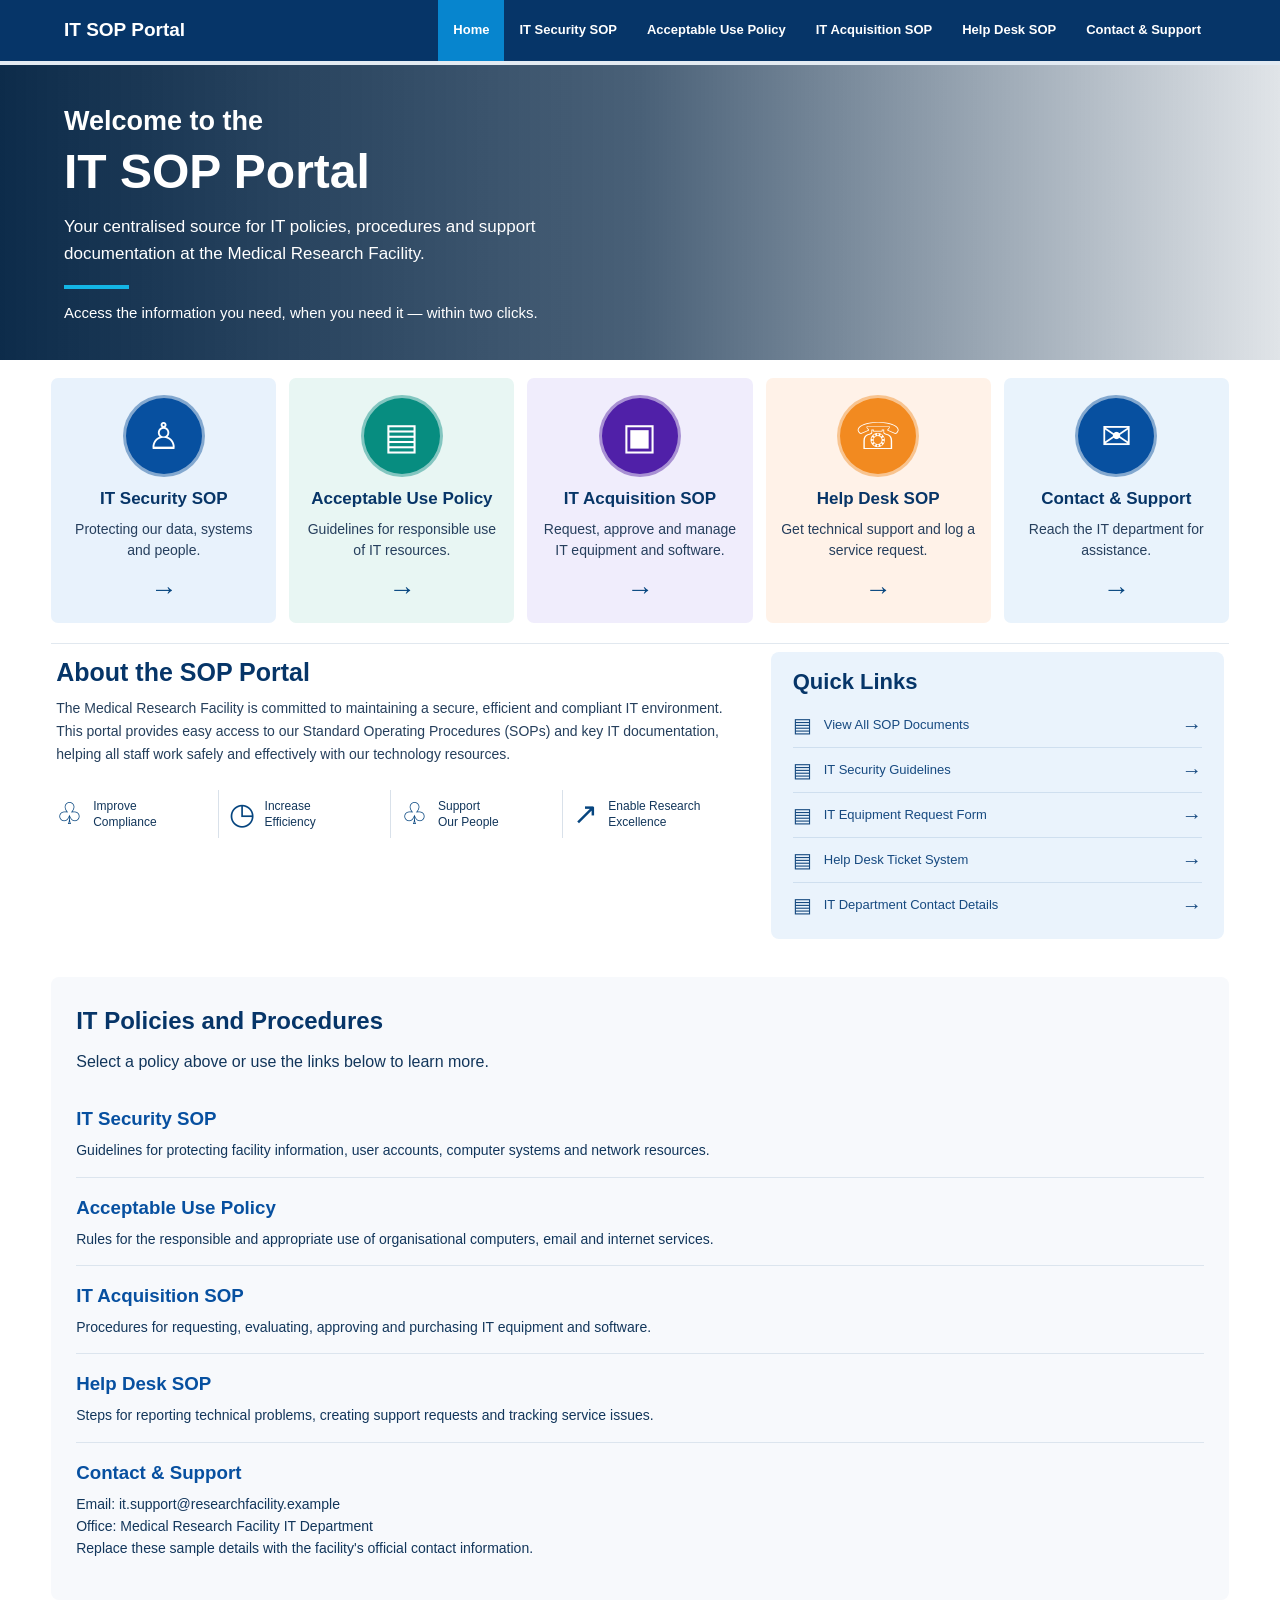
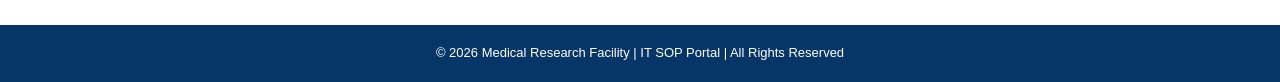
<file: index.html>
<!DOCTYPE html>
<html lang="en">
<head>
    <meta charset="UTF-8">
    <meta name="viewport" content="width=device-width, initial-scale=1.0">
    <title>IT SOP Portal | Medical Research Facility</title>
    <link rel="stylesheet" href="style.css">
</head>
<body>

    <!-- Navigation Bar -->
    <header class="navbar">
        <div class="logo">IT SOP Portal</div>

        <nav>
            <a href="#home" class="active">Home</a>
            <a href="#security">IT Security SOP</a>
            <a href="#acceptable-use">Acceptable Use Policy</a>
            <a href="#acquisition">IT Acquisition SOP</a>
            <a href="#helpdesk">Help Desk SOP</a>
            <a href="#contact">Contact &amp; Support</a>
        </nav>
    </header>

    <!-- Welcome Banner -->
    <section class="hero" id="home">
        <div class="hero-content">
            <h2>Welcome to the</h2>
            <h1>IT SOP Portal</h1>

            <p>
                Your centralised source for IT policies, procedures
                and support documentation at the Medical Research Facility.
            </p>

            <div class="hero-line"></div>

            <p class="hero-small">
                Access the information you need, when you need it —
                within two clicks.
            </p>
        </div>
    </section>

    <!-- Policy Cards -->
    <main class="container">

        <section class="services">

            <article class="service-card security" id="security">
                <div class="icon">♙</div>
                <h3>IT Security SOP</h3>
                <p>Protecting our data, systems and people.</p>
                <a href="#security-details" class="arrow">→</a>
            </article>

            <article class="service-card acceptable" id="acceptable-use">
                <div class="icon">▤</div>
                <h3>Acceptable Use Policy</h3>
                <p>Guidelines for responsible use of IT resources.</p>
                <a href="#acceptable-details" class="arrow">→</a>
            </article>

            <article class="service-card acquisition" id="acquisition">
                <div class="icon">▣</div>
                <h3>IT Acquisition SOP</h3>
                <p>Request, approve and manage IT equipment and software.</p>
                <a href="#acquisition-details" class="arrow">→</a>
            </article>

            <article class="service-card helpdesk" id="helpdesk">
                <div class="icon">☏</div>
                <h3>Help Desk SOP</h3>
                <p>Get technical support and log a service request.</p>
                <a href="#helpdesk-details" class="arrow">→</a>
            </article>

            <article class="service-card contact" id="contact">
                <div class="icon">✉</div>
                <h3>Contact &amp; Support</h3>
                <p>Reach the IT department for assistance.</p>
                <a href="#contact-details" class="arrow">→</a>
            </article>

        </section>

        <!-- About and Quick Links -->
        <section class="information">

            <div class="about">
                <h2>About the SOP Portal</h2>

                <p>
                    The Medical Research Facility is committed to maintaining
                    a secure, efficient and compliant IT environment. This
                    portal provides easy access to our Standard Operating
                    Procedures (SOPs) and key IT documentation, helping all
                    staff work safely and effectively with our technology
                    resources.
                </p>

                <div class="benefits">
                    <div class="benefit">
                        <span>♧</span>
                        <p>Improve<br>Compliance</p>
                    </div>

                    <div class="benefit">
                        <span>◷</span>
                        <p>Increase<br>Efficiency</p>
                    </div>

                    <div class="benefit">
                        <span>♧</span>
                        <p>Support<br>Our People</p>
                    </div>

                    <div class="benefit">
                        <span>↗</span>
                        <p>Enable Research<br>Excellence</p>
                    </div>
                </div>
            </div>

            <aside class="quick-links">
                <h2>Quick Links</h2>

                <a href="#documents">
                    <span>▤</span> View All SOP Documents
                    <b>→</b>
                </a>

                <a href="#security">
                    <span>▤</span> IT Security Guidelines
                    <b>→</b>
                </a>

                <a href="#acquisition">
                    <span>▤</span> IT Equipment Request Form
                    <b>→</b>
                </a>

                <a href="#helpdesk">
                    <span>▤</span> Help Desk Ticket System
                    <b>→</b>
                </a>

                <a href="#contact-details">
                    <span>▤</span> IT Department Contact Details
                    <b>→</b>
                </a>
            </aside>

        </section>

        <!-- Policy Information Sections -->
        <section class="details" id="documents">
            <h2>IT Policies and Procedures</h2>
            <p>Select a policy above or use the links below to learn more.</p>

            <article id="security-details">
                <h3>IT Security SOP</h3>
                <p>Guidelines for protecting facility information,
                   user accounts, computer systems and network resources.</p>
            </article>

            <article id="acceptable-details">
                <h3>Acceptable Use Policy</h3>
                <p>Rules for the responsible and appropriate use of
                   organisational computers, email and internet services.</p>
            </article>

            <article id="acquisition-details">
                <h3>IT Acquisition SOP</h3>
                <p>Procedures for requesting, evaluating, approving and
                   purchasing IT equipment and software.</p>
            </article>

            <article id="helpdesk-details">
                <h3>Help Desk SOP</h3>
                <p>Steps for reporting technical problems, creating support
                   requests and tracking service issues.</p>
            </article>

            <article id="contact-details">
                <h3>Contact &amp; Support</h3>
                <p>Email: it.support@researchfacility.example</p>
                <p>Office: Medical Research Facility IT Department</p>
                <p>Replace these sample details with the facility's
                   official contact information.</p>
            </article>
        </section>

    </main>

    <!-- Footer -->
    <footer>
        <p>
            &copy; 2026 Medical Research Facility |
            IT SOP Portal | All Rights Reserved
        </p>
    </footer>

</body>
</html>
</file>
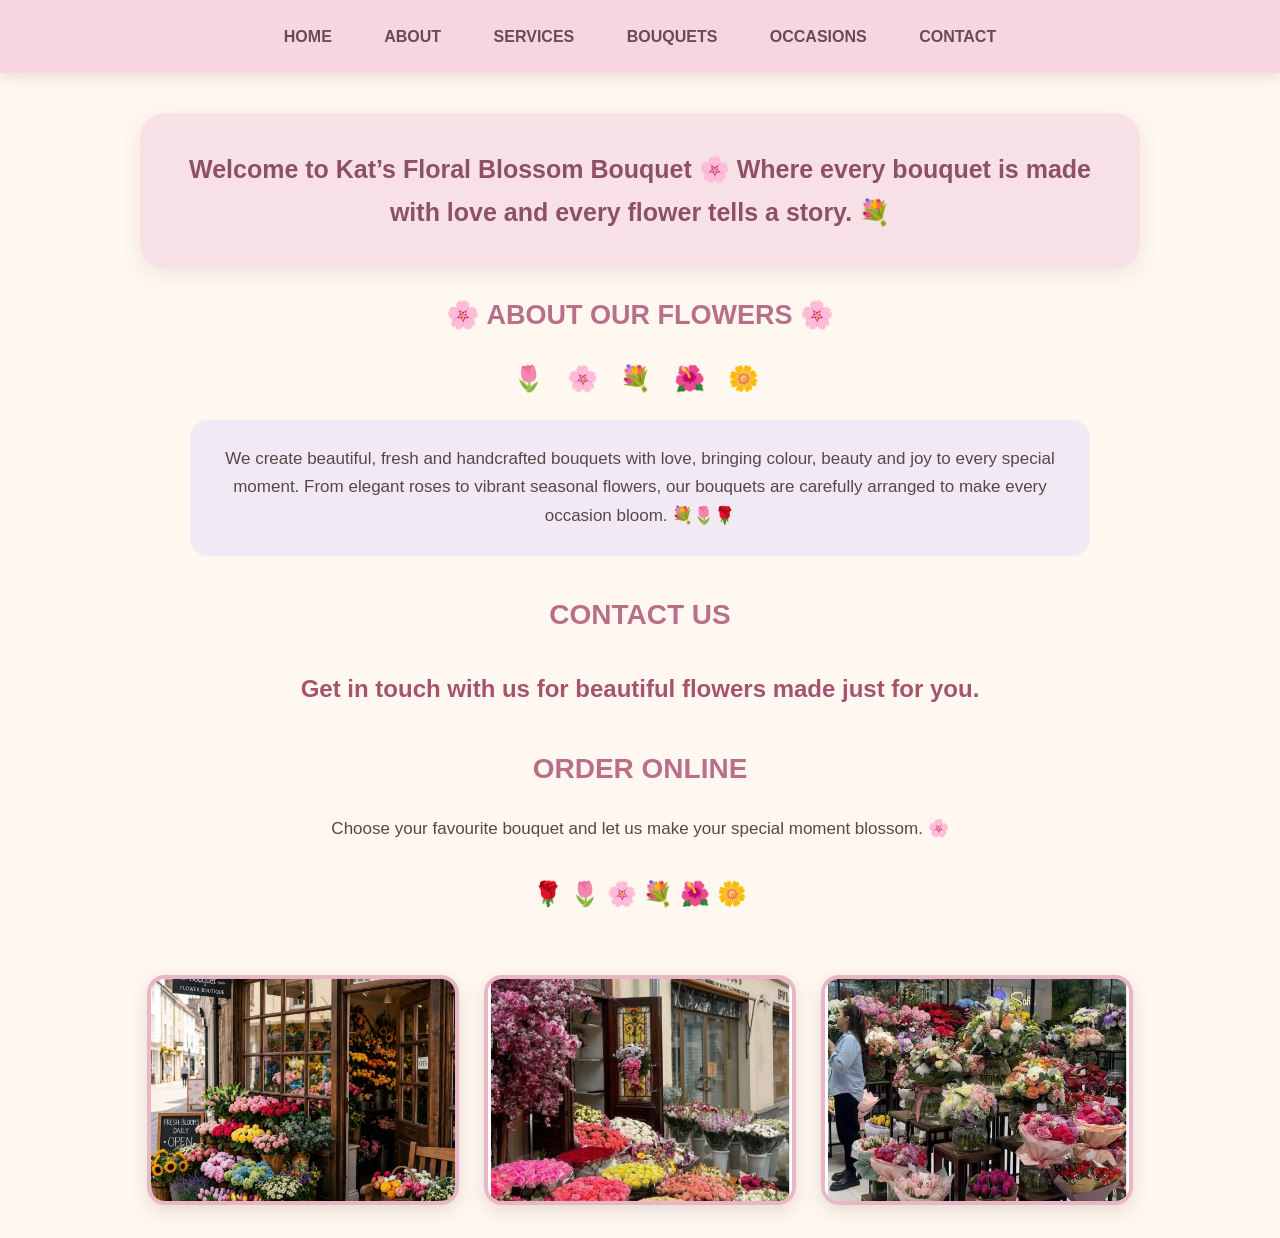
<file: ST10481682 KATEKANI NTILA TASK 2/index.html>
<!DOCTYPE html>
<html lang="en">

<head>

    <!-- PAGE SETTINGS -->
    <!-- Defines the character set used on the webpage -->
    <meta charset="UTF-8">

    <!-- Allows the webpage to adjust to different screen sizes -->
    <meta name="viewport" content="width=device-width, initial-scale=1.0">

    <!-- PAGE TITLE -->
    <!-- The title shown on the browser tab -->
    <title>
        Home: welcome to Kat's Floral Blossom Bouquet
    </title>

    <!-- CSS LINK -->
    <!-- Connects the HTML page to the external CSS file -->
    <link rel="stylesheet" href="css/style.css">

</head>

<body>

    <!-- NAVIGATION MENU -->
    <!-- Contains links to all the main pages of the website -->
    <nav>
        <ul>

            <!-- Home page link -->
            <li><a href="index.html">home</a></li>

            <!-- About page link -->
            <li><a href="about.html">About</a></li>

            <!-- Services page link -->
            <li><a href="services.html">services</a></li>

            <!-- Bouquets page link -->
            <li><a href="bouquets.html">bouquets</a></li>

            <!-- Occasions page link -->
            <li><a href="occasions.html">occasions</a></li>

            <!-- Contact page link -->
            <li><a href="contact.html">contact</a></li>

        </ul>
    </nav>


    <!-- WELCOME SECTION -->
    <!-- Introduces visitors to the flower business -->
    <p>
        Welcome to Kat’s Floral Blossom Bouquet 🌸
        Where every bouquet is made with love and every flower tells a story. 💐
    </p>


    <!-- ABOUT OUR FLOWERS SECTION -->
    <!-- Introduces the type of flowers and bouquets offered -->
    <p>🌸 ABOUT OUR FLOWERS 🌸</p>

    <!-- Decorative flower emojis -->
    <p>🌷 🌸 💐 🌺 🌼</p>

    <!-- Describes the flowers and handcrafted bouquets -->
    <p>
        We create beautiful, fresh and handcrafted bouquets with love,
        bringing colour, beauty and joy to every special moment. From elegant
        roses to vibrant seasonal flowers, our bouquets are carefully arranged
        to make every occasion bloom. 💐🌷🌹
    </p>


    <!-- CONTACT SECTION -->
    <!-- Provides a heading and information for customers who want to contact the business -->
    <h2>CONTACT US</h2>

    <!-- Contact message for customers -->
    <p>
        Get in touch with us for beautiful flowers made just for you.
    </p>


    <!-- ORDER ONLINE SECTION -->
    <!-- Provides information about ordering bouquets online -->
    <h2>ORDER ONLINE</h2>

    <!-- Encourages customers to choose and order a bouquet -->
    <p>
        Choose your favourite bouquet and let us make your special moment blossom. 🌸
    </p>

    <!-- Decorative flower emojis -->
    <p>🌹 🌷 🌸 💐 🌺 🌼</p>


    <!-- FLOWER SHOP IMAGE SECTION -->
    <!-- Displays images of the flower shop -->
    <section>

        <!-- First flower shop image -->
        <img src="img/Shop.jpeg" width="25%" alt="Flower shop">

        <!-- Second flower shop image -->
        <img src="img/shop 2.jpeg" width="25%" alt="Flower shop">

        <!-- Third flower shop image -->
        <img src="img/shop 3.jpeg" width="25%" alt="Flower shop">

    </section>


    <!-- END OF HOME PAGE -->

</body>

</html>
</file>
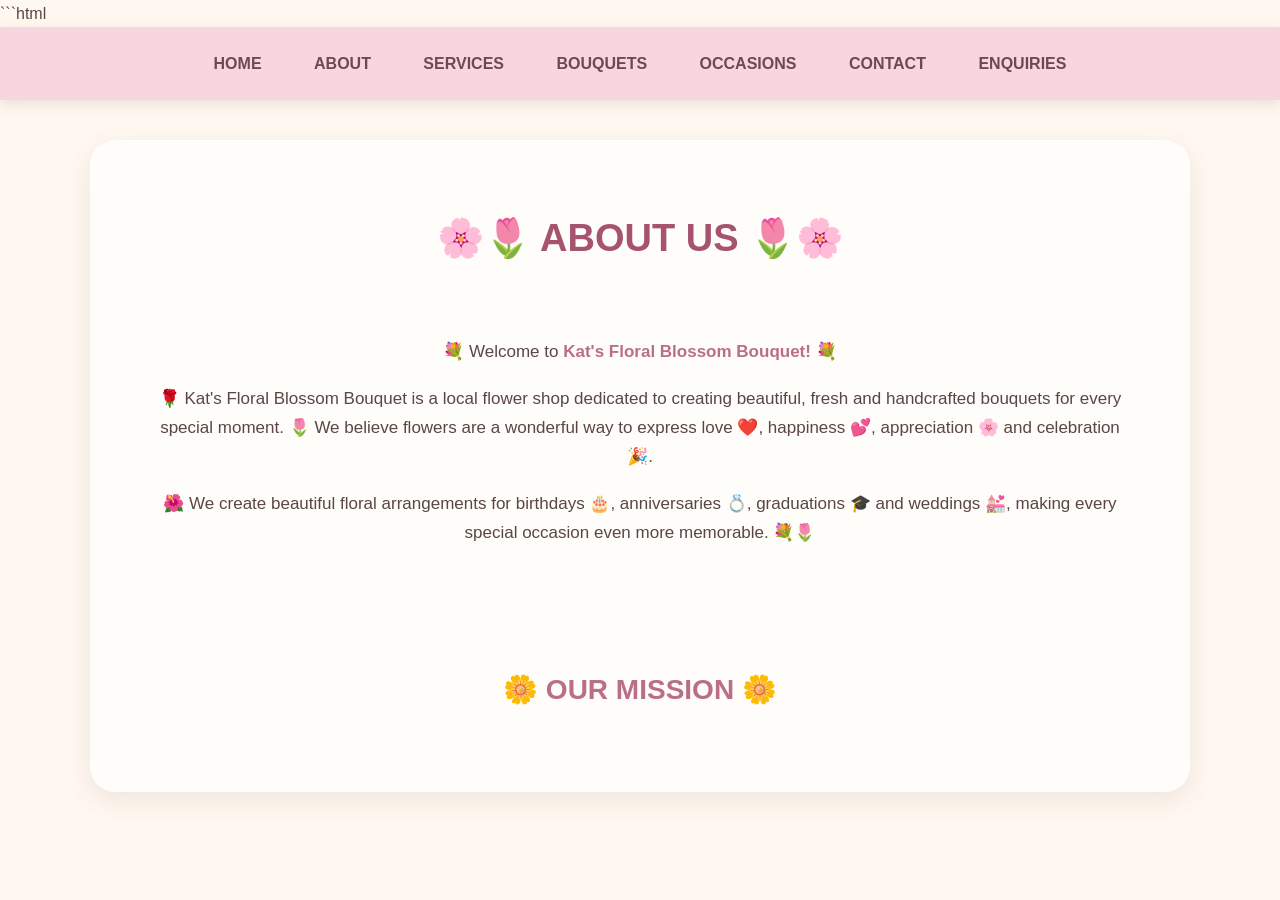
<file: about.html>
```html
<!DOCTYPE html>
<html lang="en">

<head>
    <meta charset="UTF-8">
    <meta name="viewport" content="width=device-width, initial-scale=1.0">

    <meta name="description" content="Learn about Kat's Floral Blossom Bouquet, our mission and our handcrafted floral arrangements.">

    <meta name="keywords" content="about Kat's Floral Blossom Bouquet, Nelspruit florist, handcrafted flowers, local flower shop">

    <meta name="author" content="Kat's Floral Blossom Bouquet">

    <meta property="og:type" content="website">
    <meta property="og:title" content="About Us - Kat's Floral Blossom Bouquet">
    <meta property="og:description" content="Learn about Kat's Floral Blossom Bouquet, a Nelspruit flower shop creating fresh, handcrafted floral arrangements for meaningful occasions.">
    <meta property="og:site_name" content="Kat's Floral Blossom Bouquet">

    <meta name="theme-color" content="#F7D6DF">

    <title>About Us - Kat's Floral Blossom Bouquet</title>

    <link rel="stylesheet" href="css/style.css">
</head>

<body>

    <!-- Main Navigation -->
    <nav aria-label="Main navigation">
        <ul>
            <li><a href="index.html">Home</a></li>
            <li><a href="about.html" aria-current="page">About</a></li>
            <li><a href="services.html">Services</a></li>
            <li><a href="bouquets.html">Bouquets</a></li>
            <li><a href="occasions.html">Occasions</a></li>
            <li><a href="contact.html">Contact</a></li>
            <li><a href="enquiry.html">Enquiries</a></li>
        </ul>
    </nav>

    <!-- Main Content -->
    <main>

        <h1>🌸🌷 ABOUT US 🌷🌸</h1>

        <!-- About Introduction -->
        <section class="about-introduction">

            <p>💐 Welcome to <strong>Kat's Floral Blossom Bouquet!</strong> 💐</p>

            <p>
                🌹 Kat's Floral Blossom Bouquet is a local flower shop dedicated
                to creating beautiful, fresh and handcrafted bouquets for every
                special moment. 🌷 We believe flowers are a wonderful way to
                express love ❤️, happiness 💕, appreciation 🌸 and celebration 🎉.
            </p>

            <p>
                🌺 We create beautiful floral arrangements for birthdays 🎂,
                anniversaries 💍, graduations 🎓 and weddings 💒, making every
                special occasion even more memorable. 💐🌷
            </p>

        </section>

        <!-- Our Mission -->
        <section>

            <h2>🌼 OUR MISSION 🌼</h2>
</file>
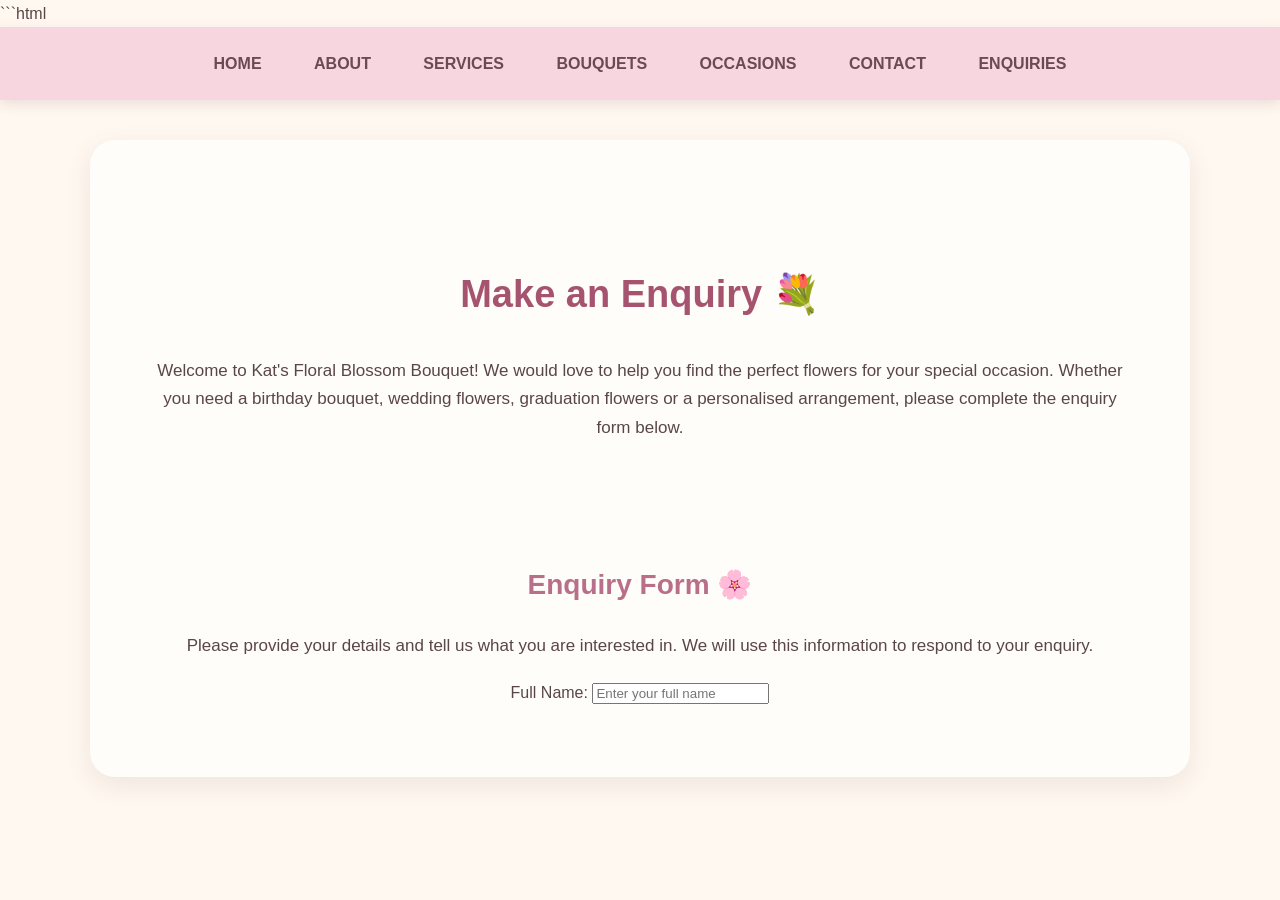
<file: enquiry.html>
```html
<!DOCTYPE html>
<html lang="en">

<head>
    <meta charset="UTF-8">
    <meta name="viewport" content="width=device-width, initial-scale=1.0">

    <meta name="description" content="Make an enquiry at Kat's Floral Blossom Bouquet in Nelspruit. Ask about handcrafted bouquets, event flowers, volunteering, sponsorship, pricing and availability.">

    <meta name="keywords" content="flower enquiries Nelspruit, birthday bouquets, wedding flowers, graduation flowers, personalised bouquets, volunteering, sponsorship">

    <meta name="author" content="Kat's Floral Blossom Bouquet">

    <meta property="og:type" content="website">
    <meta property="og:title" content="Enquiries | Kat's Floral Blossom Bouquet">
    <meta property="og:description" content="Ask about handcrafted bouquets, event flowers, pricing and availability in Nelspruit.">
    <meta property="og:site_name" content="Kat's Floral Blossom Bouquet">

    <meta name="theme-color" content="#F7D6DF">

    <title>Enquiries | Kat's Floral Blossom Bouquet</title>

    <link rel="stylesheet" href="css/style.css">
</head>

<body>

    <!-- Main Navigation -->
    <nav aria-label="Main navigation">
        <ul>
            <li><a href="index.html">Home</a></li>
            <li><a href="about.html">About</a></li>
            <li><a href="services.html">Services</a></li>
            <li><a href="bouquets.html">Bouquets</a></li>
            <li><a href="occasions.html">Occasions</a></li>
            <li><a href="contact.html">Contact</a></li>
            <li><a href="enquiry.html" aria-current="page">Enquiries</a></li>
        </ul>
    </nav>

    <!-- Main Content -->
    <main>

        <!-- Enquiry Introduction -->
        <section class="enquiry-intro">

            <h1>Make an Enquiry 💐</h1>

            <p>
                Welcome to Kat's Floral Blossom Bouquet! We would love to help you
                find the perfect flowers for your special occasion. Whether you need
                a birthday bouquet, wedding flowers, graduation flowers or a
                personalised arrangement, please complete the enquiry form below.
            </p>

        </section>

        <!-- Enquiry Form -->
        <section class="enquiry-form-section">

            <h2>Enquiry Form 🌸</h2>

            <p>
                Please provide your details and tell us what you are interested in.
                We will use this information to respond to your enquiry.
            </p>

            <form id="enquiryForm" class="enquiry-form">

                <label for="enquiryName">Full Name:</label>

                <input
                    type="text"
                    id="enquiryName"
                    name="fullName"
                    placeholder="Enter your full name"
                    autocomplete="name"
                    minlength="2"
                    maxlength="80"
                    required
                >

                <label for="enquiryEmail">
</file>
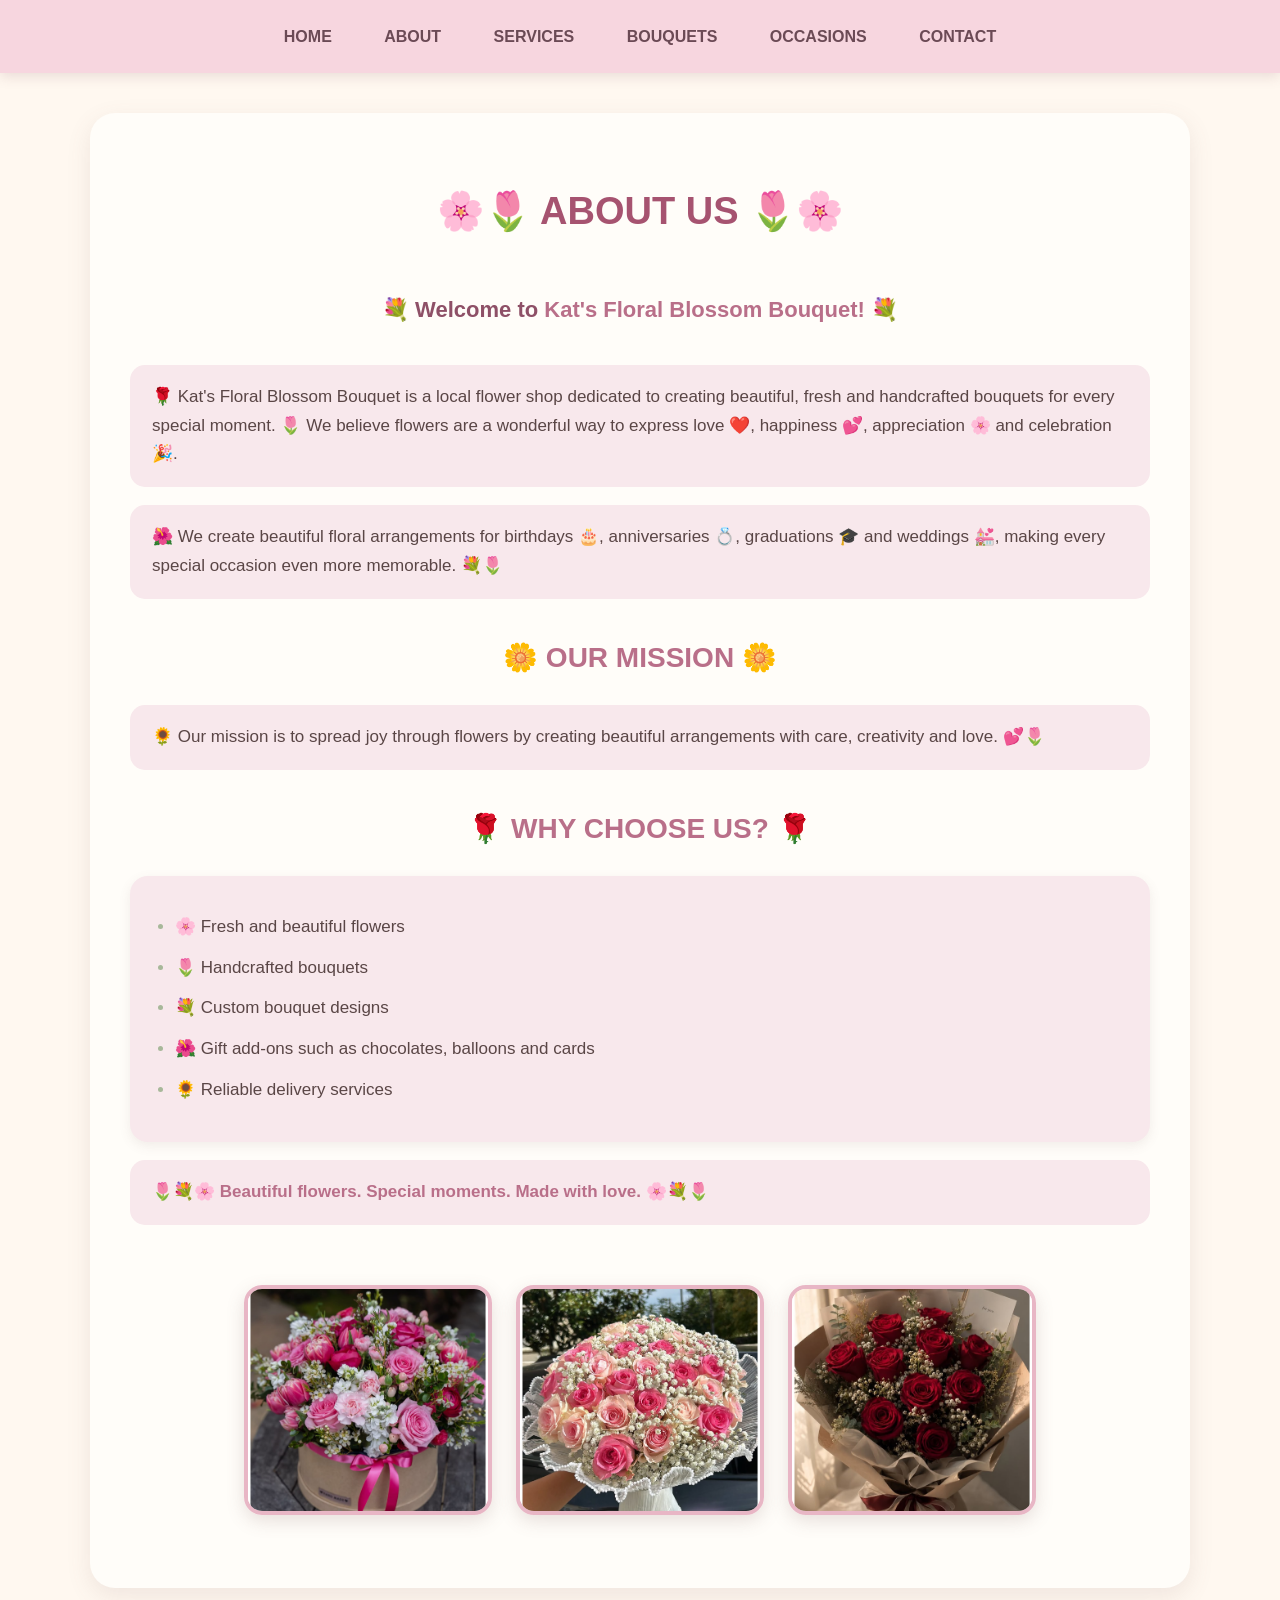
<file: ST10481682 KATEKANI NTILA TASK 2/about.html>
<!DOCTYPE html>
<html lang="en">
<head>
    <!-- Sets the character encoding for the webpage -->
    <meta charset="UTF-8">
    <!-- Makes the webpage responsive on different screen sizes -->
    <meta name="viewport" content="width=device-width, initial-scale=1.0">
    <!-- Sets the title displayed on the browser tab -->
    <title>About Us - Kat's Floral Blossom Bouquet</title>
    <!-- Links this page to the main CSS stylesheet -->
    <link rel="stylesheet" href="css/style.css">
</head>
<body>
    <!-- =========================================
         NAVIGATION MENU
         ========================================= -->
    <!-- Navigation menu for moving between website pages -->
    <nav>
        <ul>
            <!-- Home page link -->
            <li><a href="index.html">home</a></li>
            <!-- About Us page link -->
            <li><a href="about.html">About</a></li>
            <!-- Services page link -->
            <li><a href="services.html">services</a></li>
            <!-- Bouquets page link -->
            <li><a href="bouquets.html">bouquets</a></li>
            <!-- Occasions page link -->
            <li><a href="occasions.html">occasions</a></li>
            <!-- Contact page link -->
            <li><a href="contact.html">contact</a></li>
        </ul>
    </nav>
    <!-- =========================================
         ABOUT US PAGE
         ========================================= -->
    <!-- Main content of the About Us page -->
    <main>
        <!-- Main heading of the About Us page -->
        <h1>🌸🌷 ABOUT US 🌷🌸</h1>
        <!-- Introduction to the business -->
        <p>
            💐 Welcome to <strong>Kat's Floral Blossom Bouquet!</strong> 💐
        </p>
        <!-- Information about the flower shop -->
        <p>
            🌹 Kat's Floral Blossom Bouquet is a local flower shop dedicated
            to creating beautiful, fresh and handcrafted bouquets for every
            special moment. 🌷 We believe flowers are a wonderful way to
            express love ❤️, happiness 💕, appreciation 🌸 and celebration 🎉.
        </p>
        <!-- Information about the occasions we cater for -->
        <p>
            🌺 We create beautiful floral arrangements for birthdays 🎂,
            anniversaries 💍, graduations 🎓 and weddings 💒, making every
            special occasion even more memorable. 💐🌷
        </p>
        <!-- =========================================
             MISSION SECTION
             ========================================= -->
        <!-- Mission heading -->
        <h2>🌼 OUR MISSION 🌼</h2>
        <!-- Description of the business mission -->
        <p>
            🌻 Our mission is to spread joy through flowers by creating
            beautiful arrangements with care, creativity and love. 💕🌷
        </p>
        <!-- =========================================
             WHY CHOOSE US SECTION
             ========================================= -->
        <!-- Why Choose Us heading -->
        <h2>🌹 WHY CHOOSE US? 🌹</h2>
        <!-- List of benefits offered by the business -->
        <ul>
            <!-- Fresh flower benefit -->
            <li>🌸 Fresh and beautiful flowers</li>
            <!-- Handcrafted bouquet benefit -->
            <li>🌷 Handcrafted bouquets</li>
            <!-- Custom bouquet benefit -->
            <li>💐 Custom bouquet designs</li>
            <!-- Gift add-on benefit -->
            <li>🌺 Gift add-ons such as chocolates, balloons and cards</li>
            <!-- Delivery service benefit -->
            <li>🌻 Reliable delivery services</li>
        </ul>
        <!-- =========================================
             BUSINESS SLOGAN
             ========================================= -->
        <!-- Displays the business slogan -->
        <p>
            🌷💐🌸 <strong>Beautiful flowers. Special moments. Made with love.</strong>
            🌸💐🌷
        </p>
        <!-- =========================================
             FLOWER IMAGE SECTION
             ========================================= -->
        <!-- Contains the flower images -->
        <section>
            <!-- First flower image -->
            <img src="img/new flowers 1.jpeg"
                 alt="Beautiful flower arrangement"
                 width="20%">
            <!-- Second flower image -->
            <img src="img/new flower 2.jpeg"
                 alt="Fresh flower bouquet"
                 width="20%">
            <!-- Third flower image -->
            <img src="img/new flower 3.jpeg"
                 alt="Floral bouquet"
                 width="20%">
        </section>
    </main>
    <!-- End of the About Us page -->
</body>
</html>
</file>
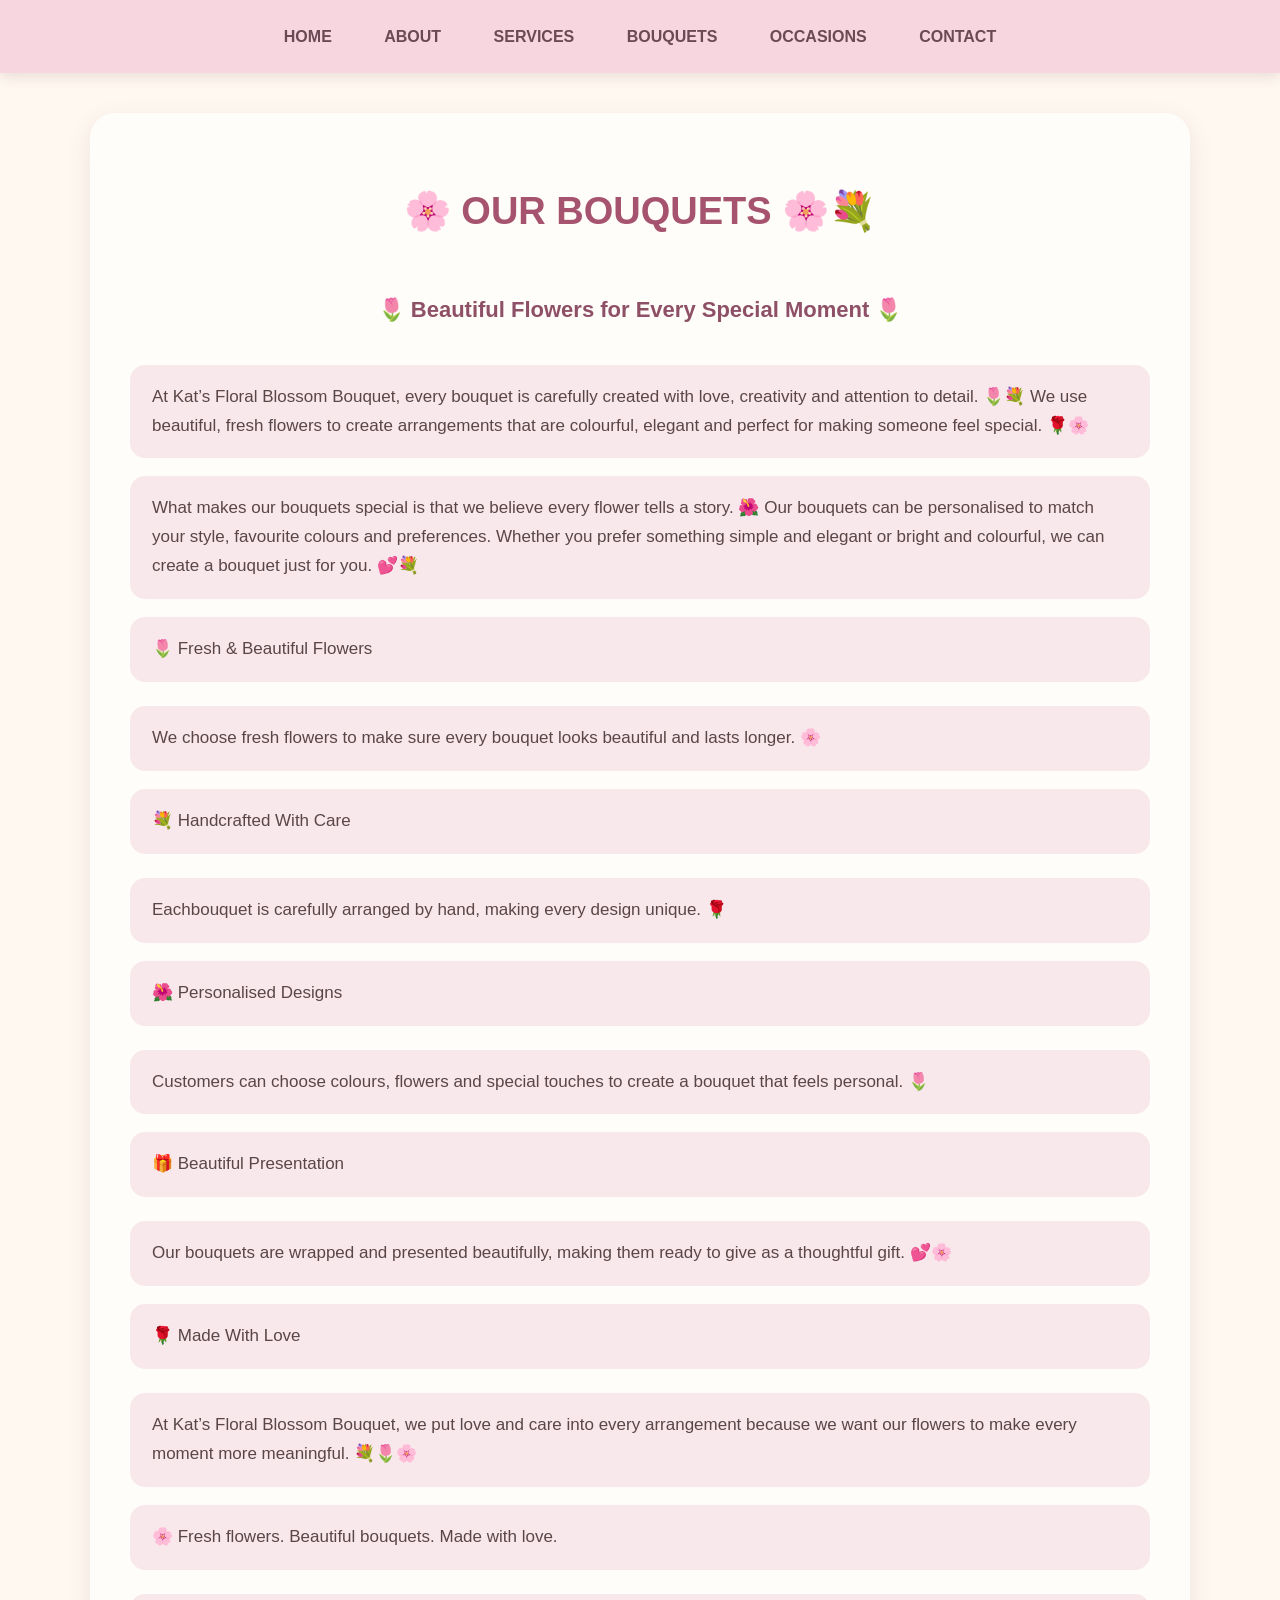
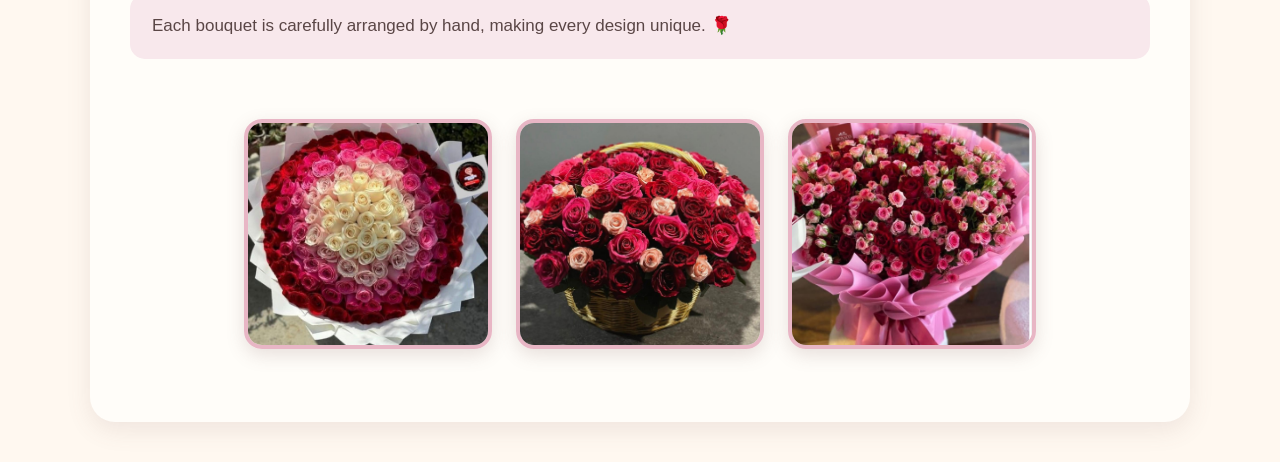
<file: ST10481682 KATEKANI NTILA TASK 2/bouquets.html>
<!DOCTYPE html>
<html lang="en">

<head>
    <meta charset="UTF-8">
    <meta name="viewport" content="width=device-width, initial-scale=1.0">

    <title>Bouquets</title>

    <link rel="stylesheet" href="css/style.css">
</head>

<body>

    <nav>
        <ul>

            <li><a href="index.html">home</a></li>
            <li><a href="about.html">About</a></li>
            <li><a href="services.html">services</a></li>
            <li><a href="bouquets.html">bouquets</a></li>
            <li><a href="occasions.html">occasions</a></li>
            <li><a href="contact.html">contact</a></li>

        </ul>
    </nav>

    <main>

        <h1>🌸 OUR BOUQUETS 🌸💐</h1>

        <p>
            🌷 Beautiful Flowers for Every Special Moment 🌷
        </p>

        <p>
            At Kat’s Floral Blossom Bouquet, every bouquet is carefully created
            with love, creativity and attention to detail. 🌷💐 We use beautiful,
            fresh flowers to create arrangements that are colourful, elegant and
            perfect for making someone feel special. 🌹🌸
        </p>

        <p>
            What makes our bouquets special is that we believe every flower
            tells a story. 🌺 Our bouquets can be personalised to match your
            style, favourite colours and preferences. Whether you prefer
            something simple and elegant or bright and colourful, we can create
            a bouquet just for you. 💕💐
        </p>

        <p>🌷 Fresh & Beautiful Flowers</p>

        <h3></h3>

        <p>
            We choose fresh flowers to make sure every bouquet looks beautiful
            and lasts longer. 🌸
        </p>

        <p>
            💐 Handcrafted With Care
        </p>

        <h3></h3>

        <p>
            Eachbouquet is carefully arranged by hand, making every design unique. 🌹
        </p>

        <p>
            🌺 Personalised Designs
        </p>

        <h3></h3>

        <p>
            Customers can choose colours, flowers and special touches to create
            a bouquet that feels personal. 🌷
        </p>

        <p>
            🎁 Beautiful Presentation
        </p>

        <h3></h3>

        <p>
            Our bouquets are wrapped and presented beautifully, making them ready
            to give as a thoughtful gift. 💕🌸
        </p>

        <p>
            🌹 Made With Love
        </p>

        <h3></h3>

        <p>
            At Kat’s Floral Blossom Bouquet, we put love and care into every
            arrangement because we want our flowers to make every moment more
            meaningful. 💐🌷🌸
        </p>

        <p>
            🌸 Fresh flowers. Beautiful bouquets. Made with love.
        </p>

        <h3></h3>

        <p>
            Each bouquet is carefully arranged by hand, making every design unique. 🌹
        </p>

        <section>

            <img src="img/bouquet 1.jpeg"
                 width="20%"
                 alt="Beautiful bouquet">

            <img src="img/bouquet 4.jpeg"
                 width="20%"
                 alt="Beautiful bouquet">

            <img src="img/bouquet 5.jpeg"
                 width="20%"
                 alt="Beautiful bouquet">

        </section>

    </main>

</body>

</html>
</file>
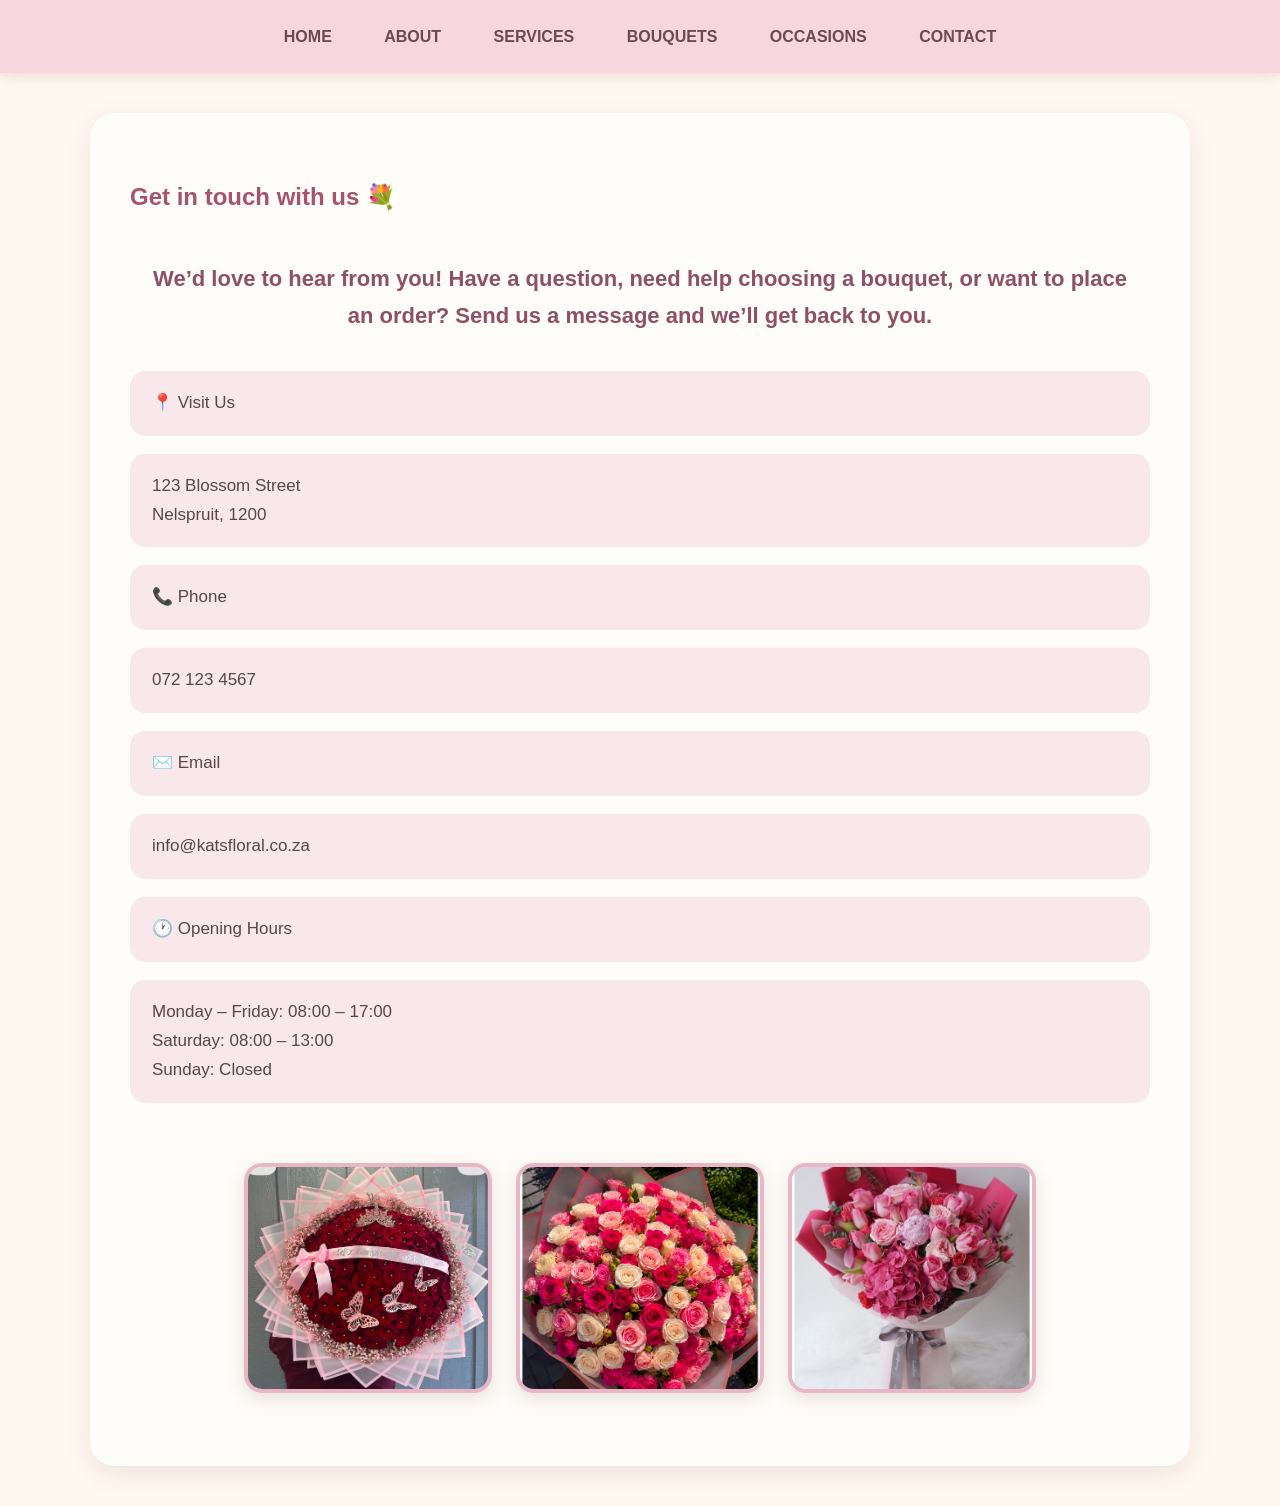
<file: ST10481682 KATEKANI NTILA TASK 2/contact.html>
<!DOCTYPE html>
<html lang="en">

<head>
    <meta charset="UTF-8">
    <meta name="viewport" content="width=device-width, initial-scale=1.0">

    <title>Contact</title>

    <link rel="stylesheet" href="css/style.css">
</head>

<body>

    <nav>
        <ul>

            <li><a href="index.html">home</a></li>
            <li><a href="about.html">About</a></li>
            <li><a href="services.html">services</a></li>
            <li><a href="bouquets.html">bouquets</a></li>
            <li><a href="occasions.html">occasions</a></li>
            <li><a href="contact.html">contact</a></li>

        </ul>
    </nav>

    <main>

        <h3>Get in touch with us 💐</h3>

        <p>
            We’d love to hear from you!
            Have a question, need help choosing a bouquet, or want to place an order? Send us a message and we’ll get back to you.
        </p>

        <p>
            📍 Visit Us
        </p>

        <p>
            123 Blossom Street<br>
            Nelspruit, 1200
        </p>

        <p>
            📞 Phone
        </p>

        <p>
            072 123 4567
        </p>

        <p>
            ✉️ Email
        </p>

        <p>
            info@katsfloral.co.za
        </p>

        <p>
            🕐 Opening Hours
        </p>

        <p>
            Monday – Friday: 08:00 – 17:00<br>
            Saturday: 08:00 – 13:00<br>
            Sunday: Closed
        </p>

        <section>

            <img src="img/contact.jpeg"
                 width="20%"
                 alt="Contact flower arrangement">

            <img src="img/contact 3.jpeg"
                 width="20%"
                 alt="Contact flower arrangement">

            <img src="img/contact 2.jpeg"
                 width="20%"
                 alt="Contact flower arrangement">

        </section>

    </main>

</body>

</html>
</file>
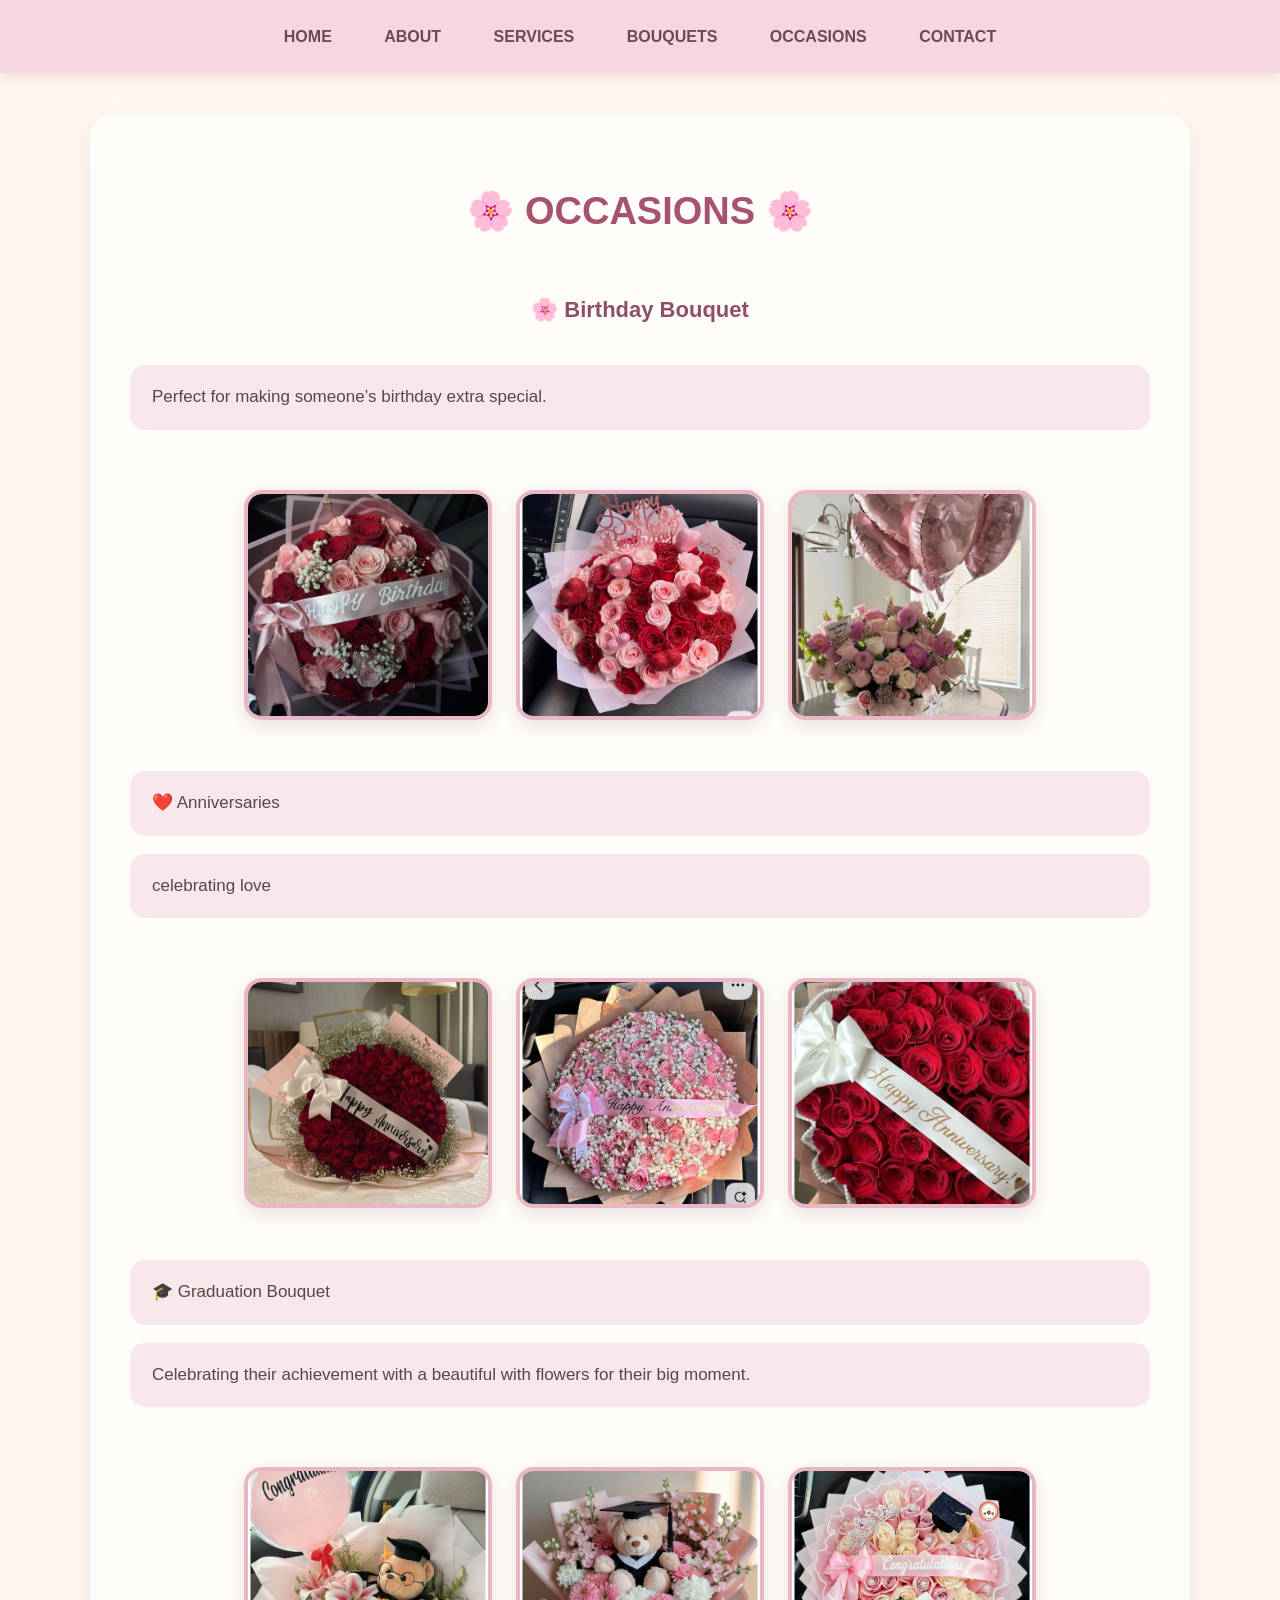
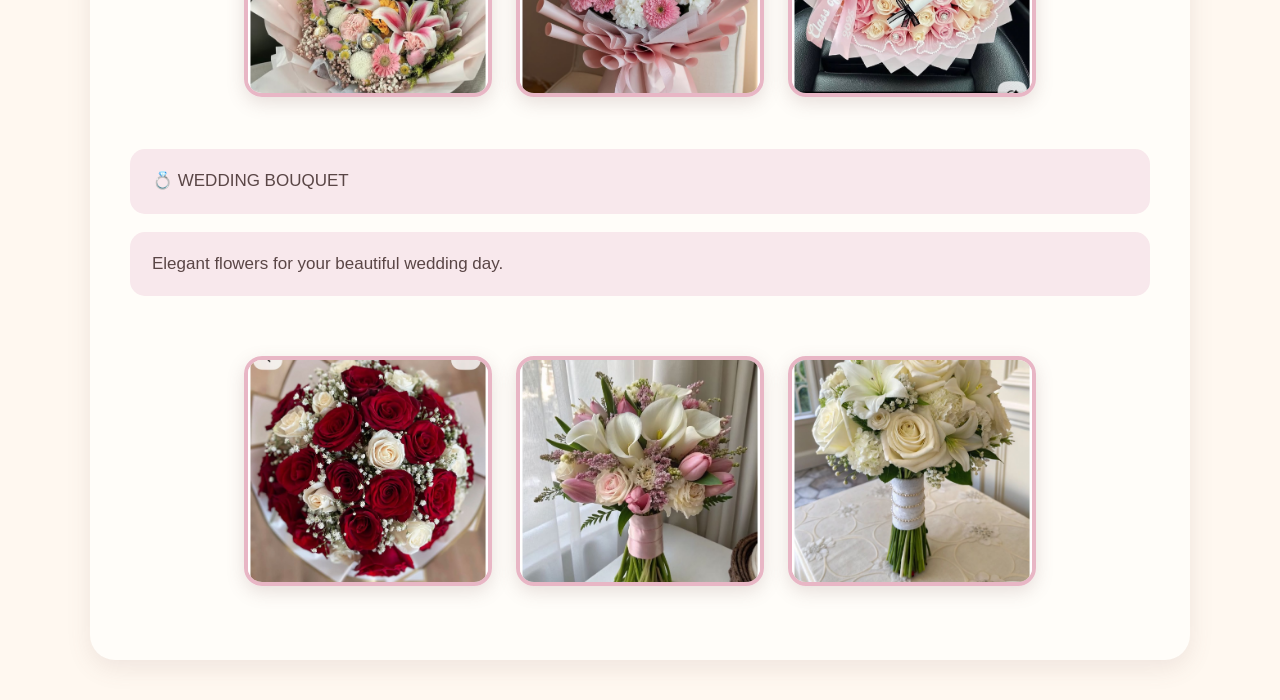
<file: ST10481682 KATEKANI NTILA TASK 2/occasions.html>
<!DOCTYPE html>
<html lang="en">

<head>
    <meta charset="UTF-8">
    <meta name="viewport" content="width=device-width, initial-scale=1.0">

    <title>Occasions</title>

    <link rel="stylesheet" href="css/style.css">
</head>

<body>

    <nav>
        <ul>

            <li><a href="index.html">home</a></li>
            <li><a href="about.html">About</a></li>
            <li><a href="services.html">services</a></li>
            <li><a href="bouquets.html">bouquets</a></li>
            <li><a href="occasions.html">occasions</a></li>
            <li><a href="contact.html">contact</a></li>

        </ul>
    </nav>

    <main>

        <h1>🌸 OCCASIONS 🌸</h1>

        <p>🌸 Birthday Bouquet</p>

        <p>
            Perfect for making someone’s birthday extra special.
        </p>

        <section>
            <img src="img/birthday Bouquent.jpeg"
                 width="20%"
                 alt="Birthday bouquet">

            <img src="img/birthday part 2.jpeg"
                 width="20%"
                 alt="Birthday flowers">

            <img src="img/birthday 3.jpeg"
                 width="20%"
                 alt="Birthday bouquet">
        </section>


        <p>❤️ Anniversaries</p>

        <p>
            celebrating love
        </p>

        <section>
            <img src="img/ANNIVERSARIES 2.jpeg"
                 width="20%"
                 alt="Anniversary flowers">

            <img src="img/ANNIVERSARIES 3.jpeg"
                 width="20%"
                 alt="Anniversary flowers">

            <img src="img/ANNIVERSARIES 4.jpeg"
                 width="20%"
                 alt="Anniversary flowers">
        </section>


        <p>🎓 Graduation Bouquet</p>

        <p>
            Celebrating their achievement with a beautiful with flowers for
            their big moment.
        </p>

        <section>
            <img src="img/graduation pic 1.jpeg"
                 width="20%"
                 alt="Graduation bouquet">

            <img src="img/graduation pic 2 .jpeg"
                 width="20%"
                 alt="Graduation flowers">

            <img src="img/graduation pic 3 .jpeg"
                 width="20%"
                 alt="Graduation flowers">
        </section>


        <p>💍 WEDDING BOUQUET</p>

        <p>
            Elegant flowers for your beautiful wedding day.
        </p>

        <section>
            <img src="img/wedding b 1.jpeg"
                 width="20%"
                 alt="Wedding bouquet">

            <img src="img/wedding b 2 jpeg.jpeg"
                 width="20%"
                 alt="Wedding flowers">

            <img src="img/wedding b 3jpeg.jpeg"
                 width="20%"
                 alt="Wedding bouquet">
        </section>

    </main>

</body>

</html>
</file>
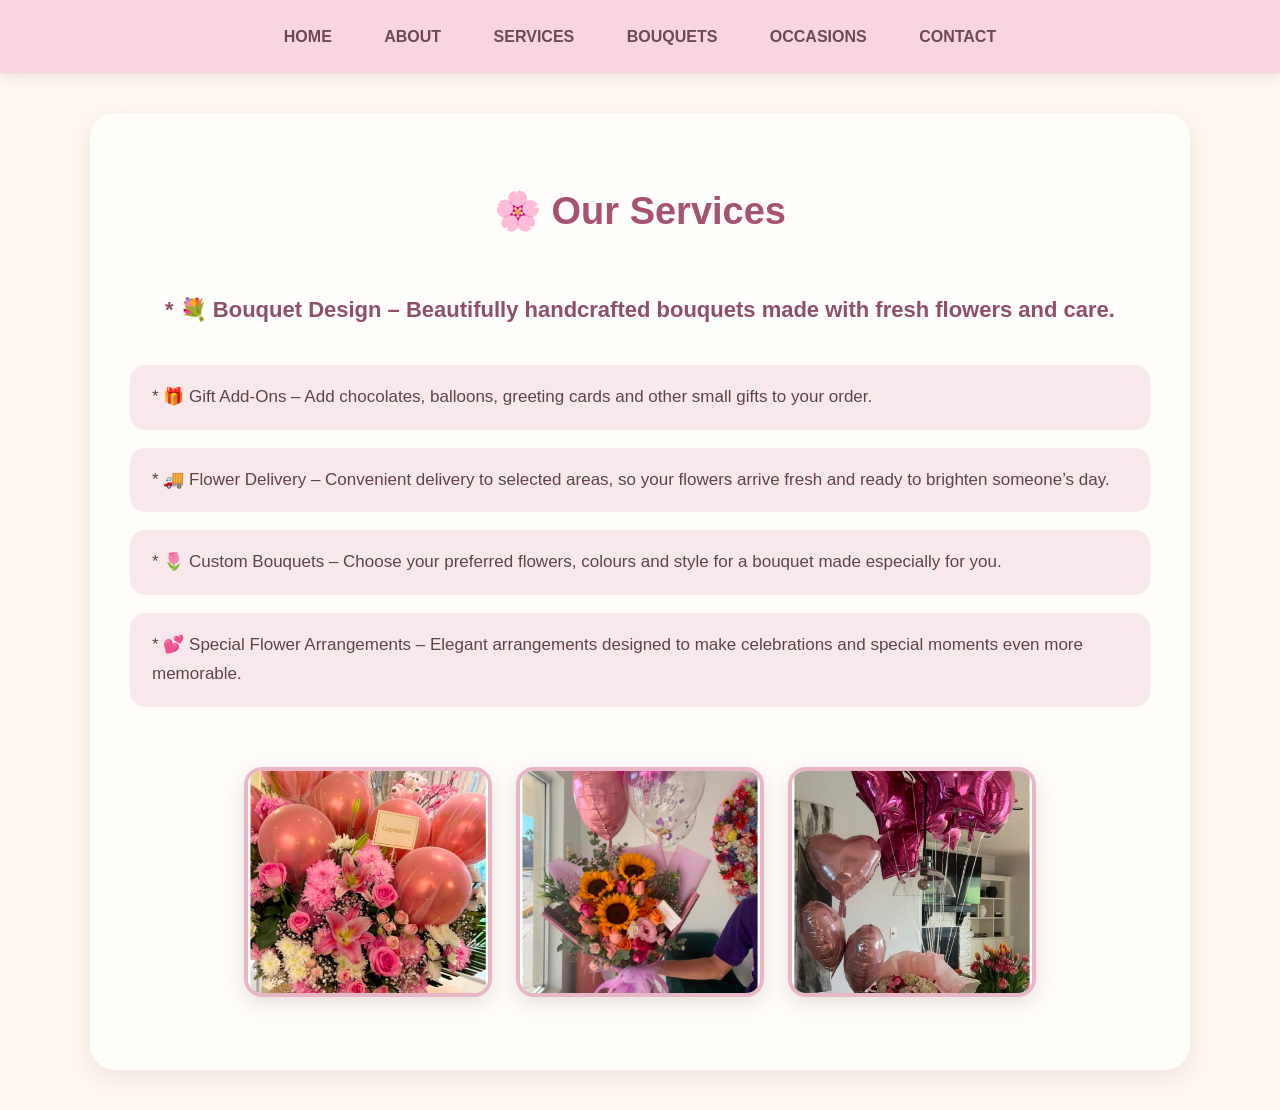
<file: ST10481682 KATEKANI NTILA TASK 2/services.html>
<!DOCTYPE html>
<html lang="en">

<head>
    <meta charset="UTF-8">
    <meta name="viewport" content="width=device-width, initial-scale=1.0">

    <title>Services</title>

    <link rel="stylesheet" href="css/style.css">
</head>

<body>

    <nav>
        <ul>

            <li><a href="index.html">home</a></li>
            <li><a href="about.html">About</a></li>
            <li><a href="services.html">services</a></li>
            <li><a href="bouquets.html">bouquets</a></li>
            <li><a href="occasions.html">occasions</a></li>
            <li><a href="contact.html">contact</a></li>

        </ul>
    </nav>

    <main>

        <h1>🌸 Our Services</h1>

        <p>
            * 💐 Bouquet Design – Beautifully handcrafted bouquets made with
            fresh flowers and care.
        </p>

        <p>
            * 🎁 Gift Add-Ons – Add chocolates, balloons, greeting cards and
            other small gifts to your order.
        </p>

        <p>
            * 🚚 Flower Delivery – Convenient delivery to selected areas,
            so your flowers arrive fresh and ready to brighten someone’s day.
        </p>

        <p>
            * 🌷 Custom Bouquets – Choose your preferred flowers, colours and
            style for a bouquet made especially for you.
        </p>

        <p>
            * 💕 Special Flower Arrangements – Elegant arrangements designed
            to make celebrations and special moments even more memorable.
        </p>

        <section>

            <img src="img/services.jpeg"
                 width="20%"
                 alt="Flower services">

            <img src="img/services 3.jpeg"
                 width="20%"
                 alt="Flower services">

            <img src="img/WhatsApp Image 2026-08-16 at 20.19.19 service.jpeg"
                 width="20%"
                 alt="Flower arrangement service">

        </section>

    </main>

</body>

</html>
</file>
<file: style.css>
/* General Page Styling */
* {
    margin: 0;
    padding: 0;
    box-sizing: border-box;
    scroll-behavior: smooth;
}

body {
    font-family: Arial, Helvetica, sans-serif;
    background-color: #ffffff;
    color: #12365b;
    line-height: 1.6;
}

/* Navigation Bar */
.navbar {
    background-color: #063568;
    min-height: 65px;
    display: flex;
    align-items: center;
    justify-content: space-between;
    padding: 0 5%;
    gap: 20px;
    border-bottom: 4px solid #e2eaf2;
}

.logo {
    color: white;
    font-size: 19px;
    font-weight: bold;
    white-space: nowrap;
}

.navbar nav {
    display: flex;
    align-items: stretch;
    flex-wrap: wrap;
}

.navbar nav a {
    color: white;
    text-decoration: none;
    padding: 20px 15px;
    font-size: 13px;
    font-weight: bold;
    transition: 0.3s;
}

.navbar nav a:hover,
.navbar nav a.active {
    background-color: #0785ce;
}

/* Welcome Banner */
.hero {
    min-height: 290px;
    display: flex;
    align-items: center;
    padding: 35px 5%;
    background:
        linear-gradient(
            90deg,
            rgba(3, 35, 67, 0.96),
            rgba(3, 35, 67, 0.72),
            rgba(3, 35, 67, 0.12)
        ),
        url("https://images.unsplash.com/photo-1579154204601-01588f351e67?auto=format&fit=crop&w=1800&q=85")
        center 45% / cover no-repeat;
    color: white;
}

.hero-content {
    max-width: 530px;
}

.hero h2 {
    font-size: 27px;
    font-weight: 600;
}

.hero h1 {
    font-size: 48px;
    line-height: 1.2;
    margin-bottom: 12px;
}

.hero-content > p {
    font-size: 17px;
    line-height: 1.6;
}

.hero-line {
    width: 65px;
    height: 4px;
    background-color: #13b5e5;
    margin: 18px 0 12px;
}

.hero-content .hero-small {
    font-size: 15px;
}

/* Main Content */
.container {
    width: 92%;
    max-width: 1450px;
    margin: 18px auto;
}

/* Policy Cards */
.services {
    display: grid;
    grid-template-columns: repeat(5, minmax(0, 1fr));
    gap: 13px;
}

.service-card {
    text-align: center;
    padding: 17px 13px 12px;
    border-radius: 7px;
    min-height: 225px;
    transition: transform 0.3s, box-shadow 0.3s;
}

.service-card:hover {
    transform: translateY(-5px);
    box-shadow: 0 7px 18px rgba(0, 35, 75, 0.12);
}

.security {
    background-color: #e8f2fc;
}

.acceptable {
    background-color: #e8f6f3;
}

.acquisition {
    background-color: #f0edfc;
}

.helpdesk {
    background-color: #fff2e8;
}

.contact {
    background-color: #e9f3fc;
}

/* Circular Icons */
.icon {
    width: 82px;
    height: 82px;
    margin: 0 auto 10px;
    border-radius: 50%;
    display: flex;
    justify-content: center;
    align-items: center;
    background-color: #0750a0;
    color: white;
    font-size: 37px;
    border: 3px solid rgba(255, 255, 255, 0.5);
}

.acceptable .icon {
    background-color: #078d80;
}

.acquisition .icon {
    background-color: #5020a8;
}

.helpdesk .icon {
    background-color: #f28a20;
}

.contact .icon {
    background-color: #0750a0;
}

.service-card h3 {
    font-size: 17px;
    line-height: 1.4;
    margin: 8px 0;
    color: #073567;
}

.service-card p {
    font-size: 14px;
    line-height: 1.5;
    color: #263f5d;
    min-height: 44px;
}

.arrow {
    display: inline-block;
    color: #06457f;
    text-decoration: none;
    font-size: 27px;
    margin-top: 5px;
    transition: transform 0.3s;
}

.arrow:hover {
    transform: translateX(5px);
}

/* About and Quick Links */
.information {
    display: grid;
    grid-template-columns: 1.5fr 1fr;
    gap: 35px;
    margin-top: 20px;
    padding: 8px 5px;
    border-top: 1px solid #e1e8ef;
}

.about h2,
.quick-links h2 {
    font-size: 25px;
    color: #063568;
    margin-bottom: 5px;
}

.about > p {
    font-size: 14px;
    line-height: 1.65;
    color: #253f5c;
}

/* Benefits Row */
.benefits {
    display: grid;
    grid-template-columns: repeat(4, 1fr);
    gap: 10px;
    margin-top: 24px;
}

.benefit {
    display: flex;
    align-items: center;
    gap: 10px;
    padding-right: 10px;
    border-right: 1px solid #d9e1ea;
}

.benefit:last-child {
    border-right: none;
}

.benefit span {
    font-size: 30px;
    color: #06457f;
}

.benefit p {
    font-size: 12px;
    line-height: 1.4;
}

/* Quick Links Panel */
.quick-links {
    background-color: #eaf3fc;
    border-radius: 8px;
    padding: 12px 22px;
}

.quick-links h2 {
    font-size: 22px;
    margin-bottom: 4px;
}

.quick-links a {
    display: flex;
    align-items: center;
    gap: 12px;
    color: #174a80;
    text-decoration: none;
    padding: 6px 0;
    border-bottom: 1px solid #cfdfef;
    font-size: 13px;
    transition: color 0.3s;
}

.quick-links a:last-child {
    border-bottom: none;
}

.quick-links a:hover {
    color: #008dcc;
}

.quick-links a span {
    font-size: 20px;
}

.quick-links a b {
    margin-left: auto;
    font-size: 20px;
}

/* Additional Policy Details */
.details {
    margin-top: 30px;
    padding: 25px;
    background-color: #f7f9fc;
    border-radius: 8px;
}

.details > h2 {
    color: #063568;
    margin-bottom: 8px;
}

.details > p {
    margin-bottom: 15px;
}

.details article {
    padding: 15px 0;
    border-bottom: 1px solid #dce5ee;
    scroll-margin-top: 20px;
}

.details article:last-child {
    border-bottom: none;
}

.details article h3 {
    color: #0750a0;
    margin-bottom: 5px;
}

.details article p {
    font-size: 14px;
}

/* Footer */
footer {
    background-color: #063568;
    color: white;
    text-align: center;
    padding: 18px;
    margin-top: 25px;
    font-size: 13px;
}

/* Tablet Layout */
@media (max-width: 1050px) {
    .navbar {
        flex-direction: column;
        padding: 12px 3%;
        gap: 5px;
    }

    .navbar nav {
        justify-content: center;
    }

    .navbar nav a {
        padding: 12px 10px;
    }

    .services {
        grid-template-columns: repeat(3, minmax(0, 1fr));
    }

    .information {
        grid-template-columns: 1fr;
    }
}

/* Mobile Layout */
@media (max-width: 600px) {
    .navbar nav {
        display: grid;
        grid-template-columns: repeat(2, 1fr);
        width: 100%;
    }

    .navbar nav a {
        text-align: center;
        padding: 10px 5px;
        font-size: 12px;
    }

    .hero {
        min-height: 320px;
        padding: 30px 6%;
        background-position: center;
    }

    .hero h2 {
        font-size: 22px;
    }

    .hero h1 {
        font-size: 36px;
    }

    .hero-content > p {
        font-size: 15px;
    }

    .container {
        width: 94%;
    }

    .services {
        grid-template-columns: 1fr;
    }

    .service-card {
        min-height: 190px;
    }

    .information {
        gap: 20px;
    }

    .about h2 {
        font-size: 23px;
    }

    .benefits {
        grid-template-columns: repeat(2, 1fr);
    }

    .benefit {
        padding: 8px 5px;
    }

    .quick-links {
        padding: 15px;
    }

    .quick-links a {
        font-size: 12px;
    }

    .details {
        padding: 16px;
    }
}
</file>
<file: ST10481682 KATEKANI NTILA TASK 2/css/style.css>
/* =========================================
   KAT'S FLORAL BLOSSOM BOUQUET
   Main Website Style
   ========================================= */

/* Applies border-box sizing to all elements */
* {
    box-sizing: border-box;
}

/* Controls the overall appearance of the website */
body {
    margin: 0;
    padding: 0;
    font-family: Arial, Helvetica, sans-serif;
    background-color: #FFF8F0;
    color: #5A4646;
    line-height: 1.7;
}

/* =========================================
   NAVIGATION BAR
   ========================================= */

/* Styles the navigation bar */
nav {
    background-color: #F7D6DF;
    padding: 18px 0;
    box-shadow: 0 4px 12px rgba(120, 70, 80, 0.15);
}

/* Removes bullet points and centres the navigation list */
nav ul {
    list-style-type: none;
    margin: 0;
    padding: 0;
    text-align: center;
}

/* Places navigation items next to each other */
nav ul li {
    display: inline-block;
    margin: 5px 6px;
}

/* Styles the navigation links */
nav ul li a {
    color: #6B4A55;
    text-decoration: none;
    font-weight: bold;
    text-transform: uppercase;
    padding: 11px 18px;
    border-radius: 25px;
    transition: 0.3s;
}

/* Changes the navigation link when the mouse moves over it */
nav ul li a:hover {
    background-color: #E8B6C5;
    color: #5A3D48;
}

/* =========================================
   MAIN CONTENT
   ========================================= */

/* Controls the size and appearance of the main content area */
main {
    max-width: 1100px;
    margin: 40px auto;
    padding: 40px;
    background-color: #FFFDF9;
    border-radius: 25px;
    box-shadow: 0 8px 25px rgba(120, 90, 90, 0.12);
}

/* =========================================
   HEADINGS
   ========================================= */

/* Styles the main heading */
h1 {
    text-align: center;
    color: #A65370;
    font-size: 38px;
    margin-bottom: 30px;
}

/* Styles the second-level headings */
h2 {
    color: #B96F89;
    text-align: center;
    font-size: 28px;
    margin-top: 35px;
}

/* Styles the third-level headings */
h3 {
    color: #A65370;
    font-size: 24px;
}

/* Styles paragraphs across the website */
p {
    font-size: 17px;
    margin: 18px 0;
}

/* =========================================
   IMPORTANT TEXT
   ========================================= */

/* Changes the colour of bold text */
strong {
    color: #B96F89;
}

/* =========================================
   LISTS
   ========================================= */

/* Styles unordered lists inside the main content */
main ul {
    background-color: #F8E8EC;
    padding: 25px 45px;
    border-radius: 18px;
    box-shadow: 0 4px 12px rgba(120, 90, 90, 0.10);
}

/* Styles the list items */
main ul li {
    margin: 12px 0;
    font-size: 17px;
}

/* =========================================
   HOME PAGE
   ========================================= */

/* Styles the first paragraph on the home page */
body > p:first-of-type {
    max-width: 1000px;
    margin: 40px auto 25px;
    padding: 35px;
    background-color: #F7E1E6;
    border-radius: 25px;
    text-align: center;
    font-size: 25px;
    font-weight: bold;
    color: #8E5067;
    box-shadow: 0 6px 20px rgba(120, 90, 90, 0.12);
}

/* Styles the second paragraph on the home page */
body > p:nth-of-type(2) {
    text-align: center;
    color: #B96F89;
    font-size: 27px;
    font-weight: bold;
}

/* Styles the third paragraph on the home page */
body > p:nth-of-type(3) {
    text-align: center;
    font-size: 25px;
    letter-spacing: 8px;
    color: #A8B89A;
}

/* Styles the fourth paragraph on the home page */
body > p:nth-of-type(4) {
    max-width: 900px;
    margin: 20px auto;
    background-color: #F1EAF5;
    padding: 25px 30px;
    border-radius: 18px;
    text-align: center;
}

/* Styles selected paragraphs used as headings on the home page */
body > p:nth-of-type(5),
body > p:nth-of-type(7) {
    text-align: center;
    color: #A65370;
    font-size: 24px;
    font-weight: bold;
    margin-top: 30px;
}

/* Centres the sixth and eighth paragraphs */
body > p:nth-of-type(6),
body > p:nth-of-type(8) {
    text-align: center;
}

/* =========================================
   FLOWER IMAGE SECTIONS
   ========================================= */

/* Centres the sections containing flower images */
section {
    text-align: center;
    margin-top: 35px;
    padding: 15px;
}

/* Styles the flower images */
section img {
    width: 25%;
    height: 230px;
    object-fit: cover;
    margin: 10px;
    border-radius: 18px;
    border: 4px solid #E8B6C5;
    box-shadow: 0 6px 18px rgba(120, 90, 90, 0.18);
    transition: 0.3s ease;
}

/* Adds an effect when the mouse moves over an image */
section img:hover {
    transform: scale(1.05);
    border-color: #A8B89A;
    box-shadow: 0 10px 25px rgba(120, 90, 90, 0.25);
}

/* =========================================
   BOUQUETS AND OCCASIONS
   ========================================= */

/* Adds styling to paragraphs inside the main section */
main > p {
    background-color: #F8E8EC;
    padding: 18px 22px;
    border-radius: 15px;
}

/* Styles the first paragraph inside the main section */
main > p:first-of-type {
    background-color: transparent;
    text-align: center;
    color: #8E5067;
    font-size: 22px;
    font-weight: bold;
}

/* =========================================
   SAGE GREEN ACCENTS
   ========================================= */

/* Changes the colour of the bullet points in lists */
main ul li::marker {
    color: #A8B89A;
}

/* =========================================
   FOOTER
   ========================================= */

/* Styles the footer at the bottom of the website */
footer {
    background-color: #D9E2D2;
    color: #5A5148;
    text-align: center;
    padding: 25px;
    margin-top: 50px;
}

/* Styles the paragraphs inside the footer */
footer p {
    margin: 5px;
    font-size: 14px;
}

/* =========================================
   MOBILE VIEW
   ========================================= */

/* Adjusts the website layout for smaller screens */
@media screen and (max-width: 768px) {

    /* Adjusts the navigation bar on mobile */
    nav {
        padding: 12px 0;
    }

    /* Displays navigation items vertically on mobile */
    nav ul li {
        display: block;
        margin: 8px 0;
    }

    /* Adjusts the navigation links for mobile screens */
    nav ul li a {
        display: block;
        margin: 0 25px;
    }

    /* Adjusts the main content area for mobile screens */
    main {
        margin: 20px 10px;
        padding: 22px;
        border-radius: 18px;
    }

    /* Makes the main heading smaller on mobile */
    h1 {
        font-size: 29px;
    }

    /* Makes the second heading smaller on mobile */
    h2 {
        font-size: 24px;
    }

    /* Makes the third heading smaller on mobile */
    h3 {
        font-size: 22px;
    }

    /* Adjusts paragraph text for mobile screens */
    p {
        font-size: 16px;
    }

    /* Adjusts the first home page paragraph for mobile */
    body > p:first-of-type {
        margin: 20px 10px;
        padding: 25px 15px;
        font-size: 21px;
    }

    /* Adjusts the image section on mobile */
    section {
        padding: 5px;
    }

    /* Makes images larger and displays them one below another on mobile */
    section img {
        width: 80%;
        height: 220px;
        display: block;
        margin: 15px auto;
    }

    /* Adjusts list spacing on mobile */
    main ul {
        padding: 20px 30px;
    }
}
</file>
<file: css/style.css>
/* =========================================
   KAT'S FLORAL BLOSSOM BOUQUET
   Main Website Style
   ========================================= */

/* Applies border-box sizing to all elements */
* {
    box-sizing: border-box;
}

/* Controls the overall appearance of the website */
body {
    margin: 0;
    padding: 0;
    font-family: Arial, Helvetica, sans-serif;
    background-color: #FFF8F0;
    color: #5A4646;
    line-height: 1.7;
}

/* =========================================
   NAVIGATION BAR
   ========================================= */

/* Styles the navigation bar */
nav {
    background-color: #F7D6DF;
    padding: 18px 0;
    box-shadow: 0 4px 12px rgba(120, 70, 80, 0.15);
}

/* Removes bullet points and centres the navigation list */
nav ul {
    list-style-type: none;
    margin: 0;
    padding: 0;
    text-align: center;
}

/* Places navigation items next to each other */
nav ul li {
    display: inline-block;
    margin: 5px 6px;
}

/* Styles the navigation links */
nav ul li a {
    color: #6B4A55;
    text-decoration: none;
    font-weight: bold;
    text-transform: uppercase;
    padding: 11px 18px;
    border-radius: 25px;
    transition: 0.3s;
}

/* Changes the navigation link when the mouse moves over it */
nav ul li a:hover {
    background-color: #E8B6C5;
    color: #5A3D48;
}

/* =========================================
   MAIN CONTENT
   ========================================= */

/* Controls the size and appearance of the main content area */
main {
    max-width: 1100px;
    margin: 40px auto;
    padding: 40px;
    background-color: #FFFDF9;
    border-radius: 25px;
    box-shadow: 0 8px 25px rgba(120, 90, 90, 0.12);
}

/* =========================================
   HEADINGS
   ========================================= */

/* Styles the main heading */
h1 {
    text-align: center;
    color: #A65370;
    font-size: 38px;
    margin-bottom: 30px;
}

/* Styles the second-level headings */
h2 {
    color: #B96F89;
    text-align: center;
    font-size: 28px;
    margin-top: 35px;
}

/* Styles the third-level headings */
h3 {
    color: #A65370;
    font-size: 24px;
}

/* Styles paragraphs across the website */
p {
    font-size: 17px;
    margin: 18px 0;
}

/* =========================================
   IMPORTANT TEXT
   ========================================= */

/* Changes the colour of bold text */
strong {
    color: #B96F89;
}

/* =========================================
   LISTS
   ========================================= */

/* Styles unordered lists inside the main content */
main ul {
    background-color: #F8E8EC;
    padding: 25px 45px;
    border-radius: 18px;
    box-shadow: 0 4px 12px rgba(120, 90, 90, 0.10);
}

/* Styles the list items */
main ul li {
    margin: 12px 0;
    font-size: 17px;
}

/* =========================================
   HOME PAGE
   ========================================= */

/* Styles the first paragraph on the home page */
body > p:first-of-type {
    max-width: 1000px;
    margin: 40px auto 25px;
    padding: 35px;
    background-color: #F7E1E6;
    border-radius: 25px;
    text-align: center;
    font-size: 25px;
    font-weight: bold;
    color: #8E5067;
    box-shadow: 0 6px 20px rgba(120, 90, 90, 0.12);
}

/* Styles the second paragraph on the home page */
body > p:nth-of-type(2) {
    text-align: center;
    color: #B96F89;
    font-size: 27px;
    font-weight: bold;
}

/* Styles the third paragraph on the home page */
body > p:nth-of-type(3) {
    text-align: center;
    font-size: 25px;
    letter-spacing: 8px;
    color: #A8B89A;
}

/* Styles the fourth paragraph on the home page */
body > p:nth-of-type(4) {
    max-width: 900px;
    margin: 20px auto;
    background-color: #F1EAF5;
    padding: 25px 30px;
    border-radius: 18px;
    text-align: center;
}

/* Styles selected paragraphs used as headings on the home page */
body > p:nth-of-type(5),
body > p:nth-of-type(7) {
    text-align: center;
    color: #A65370;
    font-size: 24px;
    font-weight: bold;
    margin-top: 30px;
}

/* Centres the sixth and eighth paragraphs */
body > p:nth-of-type(6),
body > p:nth-of-type(8) {
    text-align: center;
}

/* =========================================
   FLOWER IMAGE SECTIONS
   ========================================= */

/* Centres the sections containing flower images */
section {
    text-align: center;
    margin-top: 35px;
    padding: 15px;
}

/* Styles the flower images */
section img {
    width: 25%;
    height: 230px;
    object-fit: cover;
    margin: 10px;
    border-radius: 18px;
    border: 4px solid #E8B6C5;
    box-shadow: 0 6px 18px rgba(120, 90, 90, 0.18);
    transition: 0.3s ease;
}

/* Adds an effect when the mouse moves over an image */
section img:hover {
    transform: scale(1.05);
    border-color: #A8B89A;
    box-shadow: 0 10px 25px rgba(120, 90, 90, 0.25);
}

/* =========================================
   BOUQUETS AND OCCASIONS
   ========================================= */

/* Adds styling to paragraphs inside the main section */
main > p {
    background-color: #F8E8EC;
    padding: 18px 22px;
    border-radius: 15px;
}

/* Styles the first paragraph inside the main section */
main > p:first-of-type {
    background-color: transparent;
    text-align: center;
    color: #8E5067;
    font-size: 22px;
    font-weight: bold;
}

/* =========================================
   SAGE GREEN ACCENTS
   ========================================= */

/* Changes the colour of the bullet points in lists */
main ul li::marker {
    color: #A8B89A;
}

/* =========================================
   FOOTER
   ========================================= */

/* Styles the footer at the bottom of the website */
footer {
    background-color: #D9E2D2;
    color: #5A5148;
    text-align: center;
    padding: 25px;
    margin-top: 50px;
}

/* Styles the paragraphs inside the footer */
footer p {
    margin: 5px;
    font-size: 14px;
}

/* =========================================
   MOBILE VIEW
   ========================================= */

/* Adjusts the website layout for smaller screens */
@media screen and (max-width: 768px) {

    /* Adjusts the navigation bar on mobile */
    nav {
        padding: 12px 0;
    }

    /* Displays navigation items vertically on mobile */
    nav ul li {
        display: block;
        margin: 8px 0;
    }

    /* Adjusts the navigation links for mobile screens */
    nav ul li a {
        display: block;
        margin: 0 25px;
    }

    /* Adjusts the main content area for mobile screens */
    main {
        margin: 20px 10px;
        padding: 22px;
        border-radius: 18px;
    }

    /* Makes the main heading smaller on mobile */
    h1 {
        font-size: 29px;
    }

    /* Makes the second heading smaller on mobile */
    h2 {
        font-size: 24px;
    }

    /* Makes the third heading smaller on mobile */
    h3 {
        font-size: 22px;
    }

    /* Adjusts paragraph text for mobile screens */
    p {
        font-size: 16px;
    }

    /* Adjusts the first home page paragraph for mobile */
    body > p:first-of-type {
        margin: 20px 10px;
        padding: 25px 15px;
        font-size: 21px;
    }

    /* Adjusts the image section on mobile */
    section {
        padding: 5px;
    }

    /* Makes images larger and displays them one below another on mobile */
    section img {
        width: 80%;
        height: 220px;
        display: block;
        margin: 15px auto;
    }

    /* Adjusts list spacing on mobile */
    main ul {
        padding: 20px 30px;
    }
}
</file>
